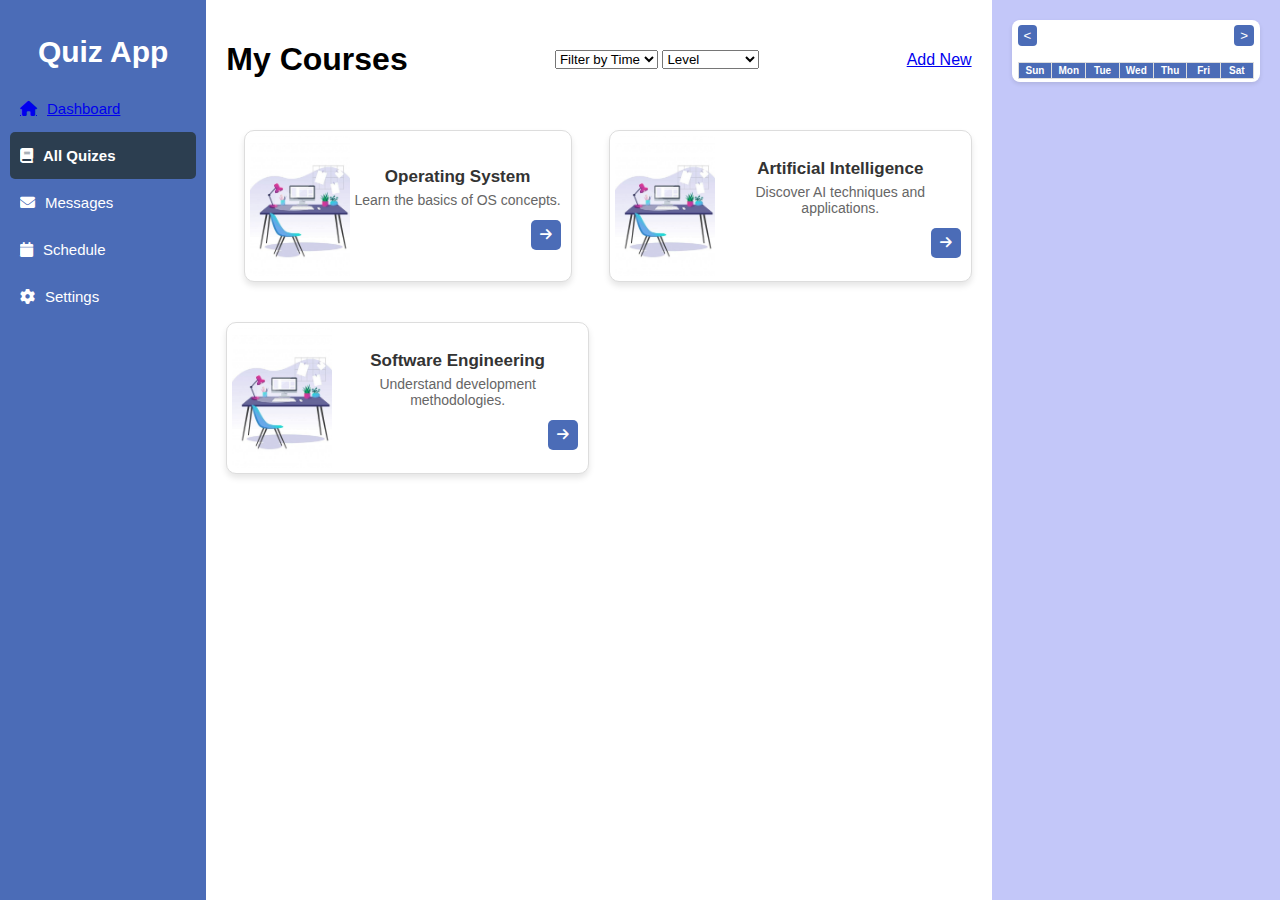
<file: QuizApp/quizes/index.html>
<!DOCTYPE html>
<html lang='en'>
<head>
    <meta charset='UTF-8'>
    <meta name='viewport' content='width=device-width, initial-scale=1.0'>
    <title>Quizes</title>
    <link rel='stylesheet' href='../Styles/main.css'>
    <link rel='stylesheet' href='https://cdnjs.cloudflare.com/ajax/libs/font-awesome/6.0.0-beta3/css/all.min.css'>
</head>

<body>
    <div class='dashboard'>
        <!-- Sidebar -->
        <div class='sidebar'>
          <h2>Quiz App</h2>
          <ul>
            <a href="../Homepage.php"><li id='dashboard-tab'><i class='fas fa-home'></i> Dashboard</li></a>
            <li class='active'><i class='fas fa-book'></i> All Quizes</li>
            <li id='messages-tab'><i class='fas fa-envelope'></i> Messages</li>
            <li id='schedule-tab'><i class='fas fa-calendar'></i> Schedule</li>
            <li id='settings-tab'><i class='fas fa-cog'></i> Settings</li>
          </ul>
        </div>

        <!-- Main Content -->
        <div class='main-content'>
            <header>
              <h1>My Courses</h1>
              <div class='filters'>
                <select>
                  <option>Filter by Time</option>
                  <option>Newest</option>
                  <option>Oldest</option>
                </select>
                <select>
                  <option>Level</option>
                  <option>Beginner</option>
                  <option>Intermediate</option>
                  <option>Advanced</option>
                </select>
              </div>
              <div>
                <a href="./new/info.html">Add New</a> 
              </div>
            </header>

            <div class='courses'>
        
                <div class='course-card'>
                    <img src='../Images/quiz-icon.jpg' alt='Card Image' class='card-img'>
                    <div class='card-content'>
                      <h3>Operating System</h3>
                      <p>Learn the basics of OS concepts.</p>
                      <button class='arrow-btn'><i class='fa-solid fa-arrow-right'></i></button>
                    </div>
                  </div>
                  
                <div class='course-card'>
                    <img src='../Images/quiz-icon.jpg' alt='Card Image' class='card-img'>
                    <div class='card-content'>
                        <h3>Artificial Intelligence</h3>
                        <p>Discover AI techniques and applications.</p>
                        <button class='arrow-btn'><i class='fa-solid fa-arrow-right'></i></button>
                    </div>
                </div>
            
                <div class='course-card'>
                    <img src='../Images/quiz-icon.jpg' alt='Card Image' class='card-img'>
                    <div class='card-content'>
                        <h3>Software Engineering</h3>
                        <p>Understand development methodologies.</p>
                        <button class='arrow-btn'><i class='fa-solid fa-arrow-right'></i></button>
                    </div>
                </div>
            </div>

        </div>

        <!-- Right Panel -->
        <div class='right-panel'>
            <div class='calendar'>
            
            <div class='calendar-nav'>
                <button id='prev-month'>&lt;</button>
                <h3 id='month-year'></h3>
                <button id='next-month'>&gt;</button>
            </div>
            <table>
                <thead>
                <tr>
                    <th>Sun</th>
                    <th>Mon</th>
                    <th>Tue</th>
                    <th>Wed</th>
                    <th>Thu</th>
                    <th>Fri</th>
                    <th>Sat</th>
                </tr>
                </thead>
                <tbody id='calendar-body'></tbody>
            </table>
            </div>
        </div>
    </div>
</body>
</html>
</file>
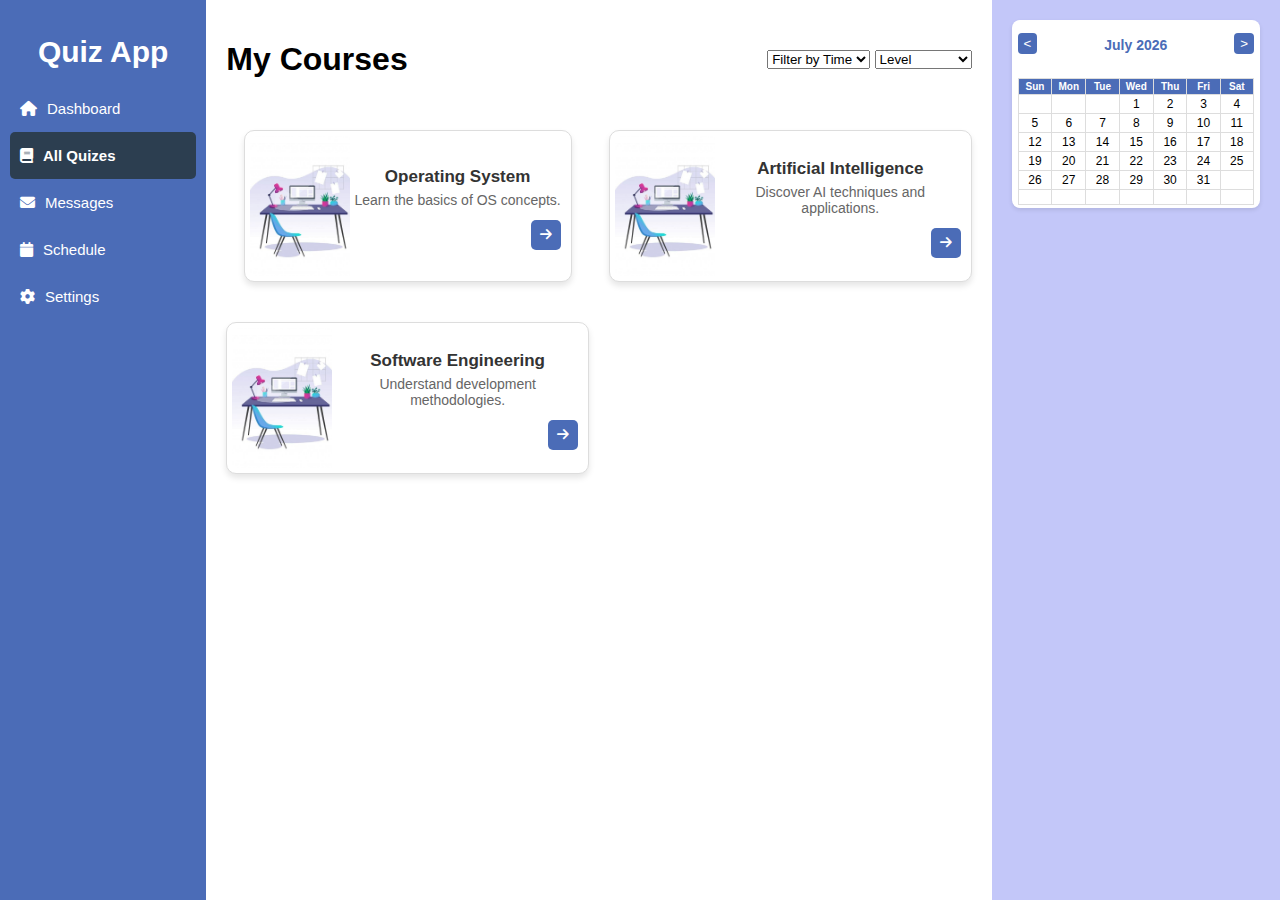
<file: AllQuizes.html>
<!DOCTYPE html>
<html lang="en">
<head>
    <meta charset="UTF-8">
    <meta name="viewport" content="width=device-width, initial-scale=1.0">
    <title>All Quizes</title>
    <link rel="stylesheet" href="AllQuizesStyles.css">
    <link rel="stylesheet" href="https://cdnjs.cloudflare.com/ajax/libs/font-awesome/6.0.0-beta3/css/all.min.css">

</head>
<body>
    <div class="dashboard">
        <!-- Sidebar -->
        <div class="sidebar">
          <h2>Quiz App</h2>
          <ul>
            <li id="dashboard-tab"><i class="fas fa-home"></i> Dashboard</li>
            <li class="active"><i class="fas fa-book"></i> All Quizes</li>
            <li id="messages-tab"><i class="fas fa-envelope"></i> Messages</li>
            <li id="schedule-tab"><i class="fas fa-calendar"></i> Schedule</li>
            <li id="settings-tab"><i class="fas fa-cog"></i> Settings</li>
          </ul>
        </div>

        <!-- Main Content -->
        <div class="main-content">
            <header>
              <h1>My Courses</h1>
              <div class="filters">
                <select>
                  <option>Filter by Time</option>
                  <option>Newest</option>
                  <option>Oldest</option>
                </select>
                <select>
                  <option>Level</option>
                  <option>Beginner</option>
                  <option>Intermediate</option>
                  <option>Advanced</option>
                </select>
              </div>
            </header>

            <div class="courses">
        
                <div class="course-card">
                    <img src="./1.jpg" alt="Card Image" class="card-img">
                    <div class="card-content">
                      <h3>Operating System</h3>
                      <p>Learn the basics of OS concepts.</p>
                      <button class="arrow-btn"><i class="fa-solid fa-arrow-right"></i></button>
                    </div>
                  </div>
                  
                <div class="course-card">
                    <img src="./1.jpg" alt="Card Image" class="card-img">
                    <div class="card-content">
                        <h3>Artificial Intelligence</h3>
                        <p>Discover AI techniques and applications.</p>
                        <button class="arrow-btn"><i class="fa-solid fa-arrow-right"></i></button>
                    </div>
                </div>
            
                <div class="course-card">
                    <img src="./1.jpg" alt="Card Image" class="card-img">
                    <div class="card-content">
                        <h3>Software Engineering</h3>
                        <p>Understand development methodologies.</p>
                        <button class="arrow-btn"><i class="fa-solid fa-arrow-right"></i></button>
                    </div>
                </div>
            </div>

        </div>

        <!-- Right Panel -->
        <div class="right-panel">
            <div class="calendar">
            
            <div class="calendar-nav">
                <button id="prev-month">&lt;</button>
                <h3 id="month-year"></h3>
                <button id="next-month">&gt;</button>
            </div>
            <table>
                <thead>
                <tr>
                    <th>Sun</th>
                    <th>Mon</th>
                    <th>Tue</th>
                    <th>Wed</th>
                    <th>Thu</th>
                    <th>Fri</th>
                    <th>Sat</th>
                </tr>
                </thead>
                <tbody id="calendar-body"></tbody>
            </table>
            </div>
        </div>
    </div>
    <script src="AllQuizesJS.js"></script>
</body>
</html>
</file>
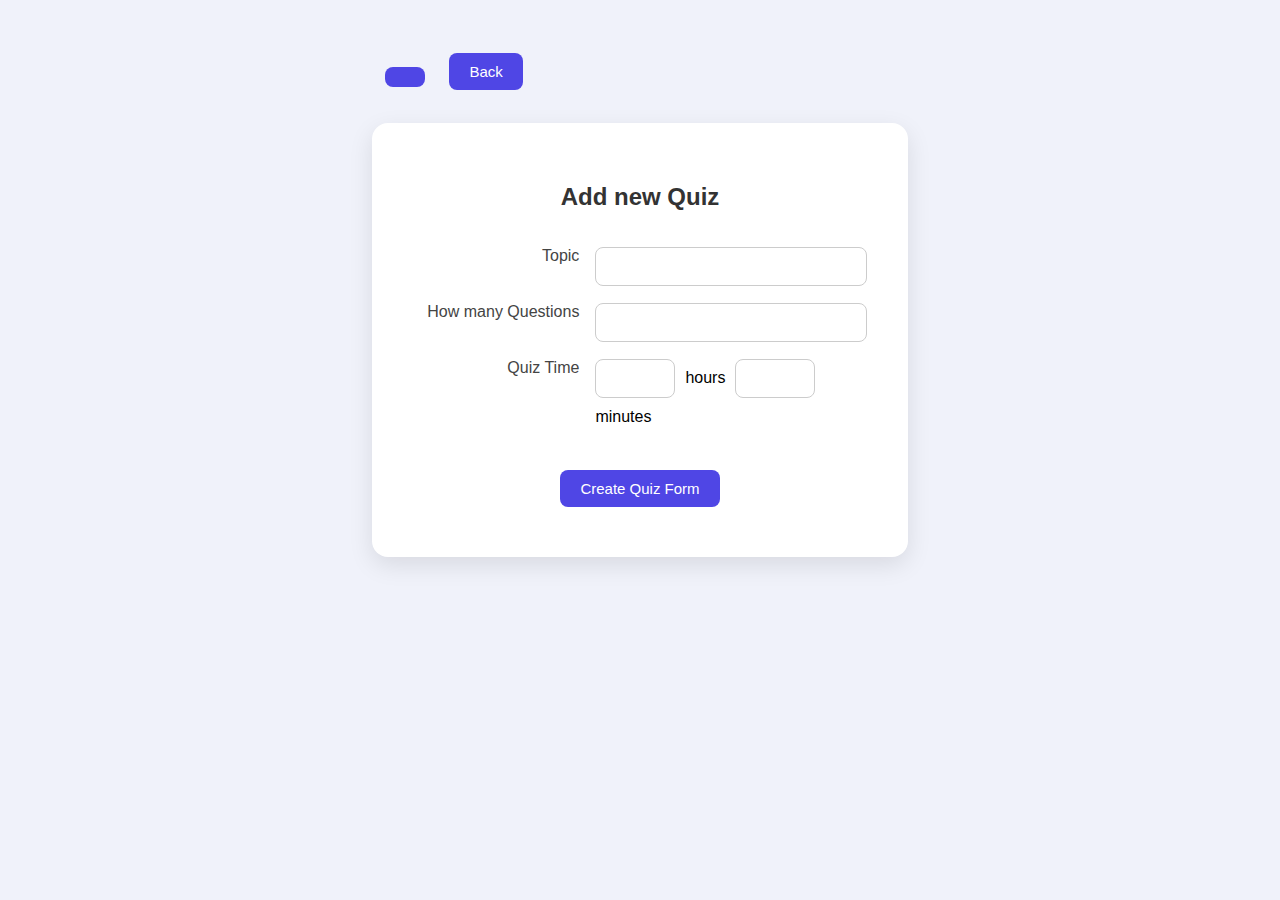
<file: QuizApp/quizes/new/info.html>
<!DOCTYPE html>
<html>

<head>
	<title>New MCQ</title>
	<meta charset='UTF-8'>
	<meta http-equiv='X-UA-Compatible' content='IE=edge'>
	<meta name='viewport' content='width=device-width, initial-scale=1.0'>
	<link rel='stylesheet' type='text/css' href=''>
	<style>

		body {
			font-family: 'Segoe UI', Tahoma, Geneva, Verdana, sans-serif;
			background-color: #f0f2fa;
			margin: 0;
			padding: 0;
		}

		h2 {
			color: #333;
			margin-bottom: 20px;
		}

		.inputTypeText,
		.inputTypeSelect {
			padding: 10px 14px;
			border: 1px solid #ccc;
			border-radius: 8px;
			font-size: 15px;
			width: 100%;
			box-sizing: border-box;
		}

		.default-button {
			background-color: #4f46e5;
			color: white;
			border: none;
			padding: 10px 20px;
			border-radius: 8px;
			cursor: pointer;
			font-size: 15px;
			margin: 10px;
		}

		.default-button:hover {
			background-color: #4338ca;
		}

		.wrapper {
			display: flex;
			flex-direction: column;
			align-items: center;
			padding: 40px;
			width: 100%;
			box-sizing: border-box;
		}

		form {
			background-color: white;
			border-radius: 16px;
			padding: 40px;
			box-shadow: 0 8px 24px rgba(0, 0, 0, 0.1);
			width: 100%;
			max-width: 700px;
			box-sizing: border-box;
		}

		.conerRoundTable {
			width: 100%;
			border-collapse: separate;
			border-spacing: 0 15px;
		}

		th {
			text-align: right;
			vertical-align: top;
			padding-right: 15px;
			color: #444;
			font-weight: normal;
			width: 40%;
		}

		td {
			text-align: left;
		}

		table td input {
			width: 100%;
		}

		.topbar {
			width: 100%;
			text-align: right;
			margin-bottom: 20px;
		}
</style>

</style>

	</style>
</head>

<body>
	<div class="wrapper">
		
	<center>
		<div class="topbar">
				
		<table width='100%'>
			<tr>
				<td align='right'>
					<button class='default-button' id='userInterfaceThemeIcon'></button>
					<a href='../../Homepage.php'><button class='default-button'>Back</button></a>
				</td>
			</tr>
		</table>

	</div>

		<form action='insert.php' method='post'>
			<h2>Add new Quiz</h2>

			<table class='conerRoundTable default-shadow'>
				<tr>
					<th align='right'>Topic</th>
					<td align='left'><input class='inputTypeText' type='text' name='topic' required></td>
				</tr>
				<tr>
					<th align='right'>How many Questions</th>
					<td align='left'><input class='inputTypeText' type='number' name='number_of_questions' maxlength='2' required></td>
				</tr>
				<tr>
					<th align='right'>Quiz Time</th>
					<td align='left'>
						<div style="display: flex; gap: 10px; align-items: center; flex-wrap: wrap;">
							<input class='inputTypeText' type='number' name='time_hours' maxlength='2' required style="width: 80px;">
							<span>hours</span>
							<input class='inputTypeText' type='number' name='time_minutes' maxlength='2' required style="width: 80px;">
							<span>minutes</span>
						</div>
					</td>
				</tr>
			</table>
			
			<br><input type='submit' name='submit' value='Create Quiz Form' class='default-button'>
		</form>
	
	</center>
</div>
</body>

</html>
</file>
<file: QuizApp/Styles/main.css>
body {
  font-family: Arial, sans-serif;
  margin: 0;
  padding: 0;
  display: flex;
  height: 100vh;
}

.dashboard {
  display: flex;
  width: 100%;
}


/* side bar */

.sidebar {
  width: 15%;
  background-color: #4b6cb7;
  color: white;
  padding: 10px;
}

.sidebar h2 {
  text-align: center;
  margin-bottom: 15px;
  font-size: 30px;
}

.sidebar ul {
  list-style: none;
  padding: 0;
}

.sidebar ul li {
  padding: 15px 10px;
  cursor: pointer;
  display: flex;
  align-items: center;
  font-size: 15px;
}

.sidebar ul li i {
  margin-right: 10px;
}

.sidebar ul li:hover {
  background-color: #394989;
  border-radius: 5px;
}

.sidebar ul li.active {
  background-color: #2c3e50;
  color: white;
  font-weight: bold;
  border-radius: 5px;
}


/* Horizontal card layout */

.main-content {
  width: 60%;
  padding: 20px;
  
}

.main-content header {
  display: flex;
  justify-content: space-between;
  align-items: center;
  margin-bottom: 20px;
}

/* Horizontal card layout */
.course-card {
  display: flex; 
  overflow: hidden;
  background-color: #ffffff;
  box-shadow: 0 4px 6px rgba(0, 0, 0, 0.1);
  max-width: 600px; 
  margin: 10px auto; 
  
  padding: 5px;
  border: 1px solid #ddd;
  border-radius: 10px;
  text-align: center;
  height: 140px;
}


.card-img {
  width: 100px; 
  height: auto; 
  object-fit: cover; 
  display: block;
}


.card-content {
  padding: 5px; 
  flex: 1; 
  display: flex;
  flex-direction: column; 
  justify-content: center; 
}

.card-content h3 {
  margin: 0 0 8px; 
  font-size: 17px;
  color: #333;
}

.card-content p {
  margin: 0 0 12px; 
  font-size: 14px;
  color: #666;
}



.card-content button:hover {
  background-color: #483d8b; 
}

.courses {
  display: grid;
  grid-template-columns: repeat(2, 1fr);
  gap: 20px;
  
}

.course-card h3 {
  margin: 5px 0;
}

.course-card button {
  width: 30px;
  height: 30px;
  border: none;
  background-color: #4b6cb7;
  color: white;
  border-radius: 5px;
  }

  .course-card .arrow-btn {
      margin-left: auto; 
  }

  
/* Right panel */

  .right-panel {
    width: 20%;
    background-color: #c3c7f9;
    padding: 20px;
  }
  
  .right-panel h3 {
    margin-bottom: 10px;
  }
  
  .right-panel ul {
    list-style: none;
    padding: 0;
  }

/* Calender */
.calendar {
background-color: #ffffff;
padding: 3px 6px;
border-radius: 8px;
box-shadow: 0 2px 4px rgba(0, 0, 0, 0.1);
max-width: 300px; /* Ensures the calendar has a consistent width */
margin: auto;
}

.calendar h3 {
text-align: center;
color: #4b6cb7;

font-size: 14px;
}


.calendar-nav {
display: flex;
justify-content: space-between;
align-items: center;
margin-bottom: 15px;
gap: 15px;
}

.calendar-nav button {
background-color: #4b6cb7;
color: white;
border: none;
border-radius: 4px;
padding: 3px 6px;
cursor: pointer;
}


.calendar-nav button:hover {
background-color: #3a51a3;
}

.calendar table {
border-collapse: collapse;
text-align: center;
width: 100%;
}

.calendar th, .calendar td {
padding: 2px;
border: 1px solid #ddd;
width: 30px;
}

.calendar th {
background-color: #4b6cb7;
color: white;
font-size: 10px;
}

.calendar td {
height: 10px;
width: 10px;
vertical-align: middle;
font-size: 12px;
}

.calendar td:hover {
background-color: #f0f0f0;
cursor: pointer;
}
</file>
<file: AllQuizesStyles.css>
body {
    font-family: Arial, sans-serif;
    margin: 0;
    padding: 0;
    display: flex;
    height: 100vh;
  }

  .dashboard {
    display: flex;
    width: 100%;
  }


/* side bar */

  .sidebar {
    width: 15%;
    background-color: #4b6cb7;
    color: white;
    padding: 10px;
  }
  
  .sidebar h2 {
    text-align: center;
    margin-bottom: 15px;
    font-size: 30px;
  }
  
  .sidebar ul {
    list-style: none;
    padding: 0;
  }
  
  .sidebar ul li {
    padding: 15px 10px;
    cursor: pointer;
    display: flex;
    align-items: center;
    font-size: 15px;
  }
  
  .sidebar ul li i {
    margin-right: 10px;
  }
  
  .sidebar ul li:hover {
    background-color: #394989;
    border-radius: 5px;
  }

  .sidebar ul li.active {
    background-color: #2c3e50;
    color: white;
    font-weight: bold;
    border-radius: 5px;
  }


/* Horizontal card layout */

.main-content {
    width: 60%;
    padding: 20px;
    
  }
  
  .main-content header {
    display: flex;
    justify-content: space-between;
    align-items: center;
    margin-bottom: 20px;
  }

  /* Horizontal card layout */
.course-card {
    display: flex; 
    overflow: hidden;
    background-color: #ffffff;
    box-shadow: 0 4px 6px rgba(0, 0, 0, 0.1);
    max-width: 600px; 
    margin: 10px auto; 
    
    padding: 5px;
    border: 1px solid #ddd;
    border-radius: 10px;
    text-align: center;
    height: 140px;
  }
  
 
  .card-img {
    width: 100px; 
    height: auto; 
    object-fit: cover; 
    display: block;
  }
  
  
  .card-content {
    padding: 5px; 
    flex: 1; 
    display: flex;
    flex-direction: column; 
    justify-content: center; 
  }
  
  .card-content h3 {
    margin: 0 0 8px; 
    font-size: 17px;
    color: #333;
  }
  
  .card-content p {
    margin: 0 0 12px; 
    font-size: 14px;
    color: #666;
  }
  
  
  
  .card-content button:hover {
    background-color: #483d8b; 
  }
  
  .courses {
    display: grid;
    grid-template-columns: repeat(2, 1fr);
    gap: 20px;
    
  }
  
  .course-card h3 {
    margin: 5px 0;
  }
  
  .course-card button {
    width: 30px;
    height: 30px;
    border: none;
    background-color: #4b6cb7;
    color: white;
    border-radius: 5px;
    }

    .course-card .arrow-btn {
        margin-left: auto; 
    }

    
/* Right panel */

    .right-panel {
      width: 20%;
      background-color: #c3c7f9;
      padding: 20px;
    }
    
    .right-panel h3 {
      margin-bottom: 10px;
    }
    
    .right-panel ul {
      list-style: none;
      padding: 0;
    }

/* Calender */
.calendar {
  background-color: #ffffff;
  padding: 3px 6px;
  border-radius: 8px;
  box-shadow: 0 2px 4px rgba(0, 0, 0, 0.1);
  max-width: 300px; /* Ensures the calendar has a consistent width */
  margin: auto;
}

.calendar h3 {
  text-align: center;
  color: #4b6cb7;
  
  font-size: 14px;
}


.calendar-nav {
  display: flex;
  justify-content: space-between;
  align-items: center;
  margin-bottom: 15px;
  gap: 15px;
}

.calendar-nav button {
  background-color: #4b6cb7;
  color: white;
  border: none;
  border-radius: 4px;
  padding: 3px 6px;
  cursor: pointer;
}


.calendar-nav button:hover {
  background-color: #3a51a3;
}

.calendar table {
  border-collapse: collapse;
  text-align: center;
  width: 100%;
}

.calendar th, .calendar td {
  padding: 2px;
  border: 1px solid #ddd;
  width: 30px;
}

.calendar th {
  background-color: #4b6cb7;
  color: white;
  font-size: 10px;
}

.calendar td {
  height: 10px;
  width: 10px;
  vertical-align: middle;
  font-size: 12px;
}

.calendar td:hover {
  background-color: #f0f0f0;
  cursor: pointer;
}
</file>
